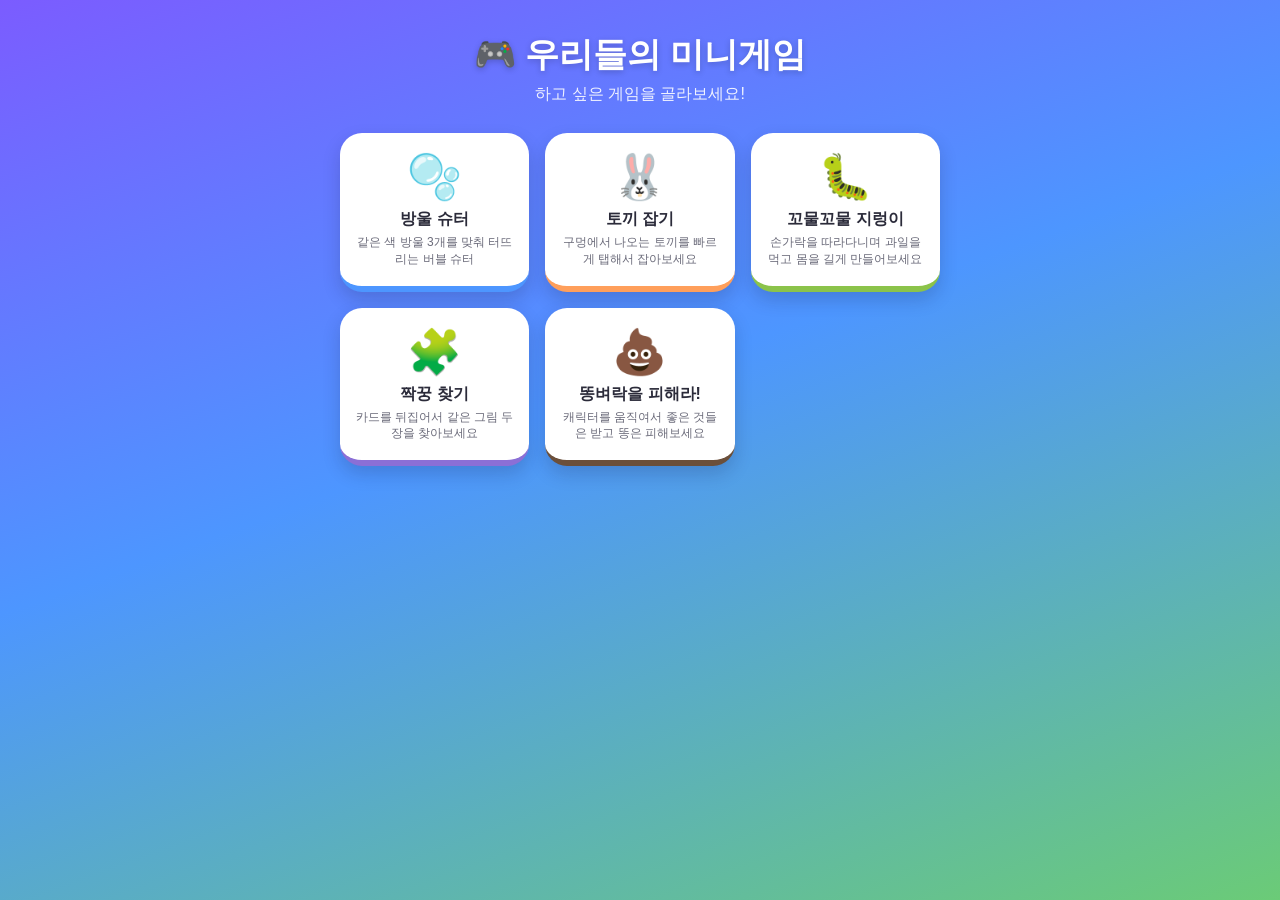
<file: index.html>
<!DOCTYPE html>
<html lang="ko">
<head>
<meta charset="UTF-8">
<title>우리들의 미니게임</title>
<meta name="viewport" content="width=device-width, initial-scale=1, maximum-scale=1, minimum-scale=1, user-scalable=no, viewport-fit=cover">
<meta name="mobile-web-app-capable" content="yes">
<meta name="apple-mobile-web-app-capable" content="yes">
<meta name="apple-mobile-web-app-status-bar-style" content="black-translucent">
<meta name="theme-color" content="#7b5cff">
<link rel="manifest" href="manifest.json">
<link rel="apple-touch-icon" href="icons/icon-192.png">
<link rel="icon" href="icons/icon-192.png">
<link rel="stylesheet" href="style.css">
</head>
<body>
<div class="hub-wrap">
  <header class="hub-header">
    <h1>🎮 우리들의 미니게임</h1>
    <p>하고 싶은 게임을 골라보세요!</p>
  </header>
  <main id="game-grid" class="game-grid"></main>
</div>
<script src="js/games.js"></script>
<script src="js/hub.js"></script>
</body>
</html>
</file>
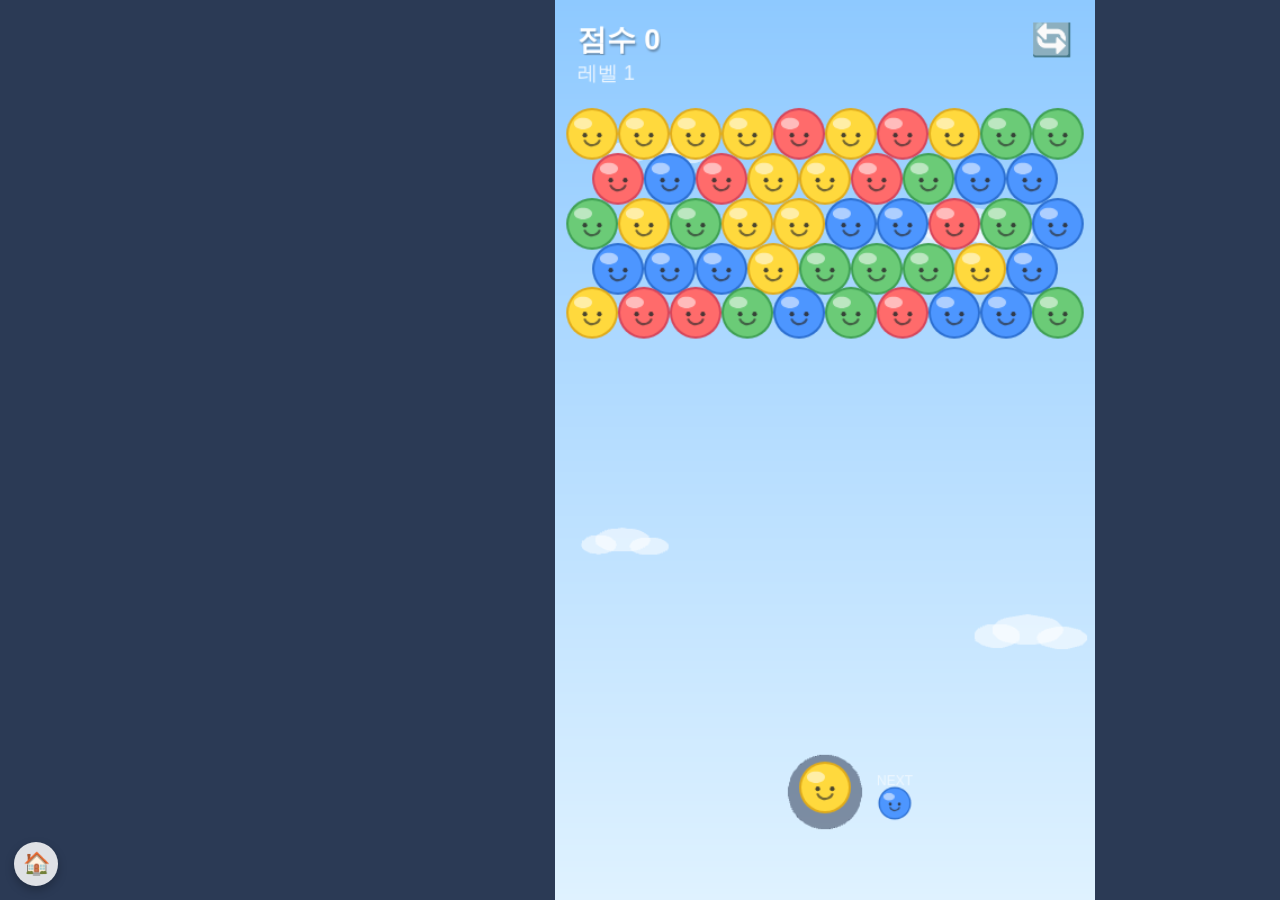
<file: bubble-shooter/index.html>
<!DOCTYPE html>
<html lang="ko">
<head>
<meta charset="UTF-8">
<title>방울 슈터 - 버블 슈터</title>
<meta name="viewport" content="width=device-width, initial-scale=1, maximum-scale=1, minimum-scale=1, user-scalable=no, viewport-fit=cover">
<meta name="mobile-web-app-capable" content="yes">
<meta name="apple-mobile-web-app-capable" content="yes">
<meta name="apple-mobile-web-app-status-bar-style" content="black-translucent">
<meta name="theme-color" content="#4a90e2">
<link rel="manifest" href="manifest.json">
<link rel="apple-touch-icon" href="icons/icon-192.png">
<link rel="icon" href="icons/icon-192.png">
<link rel="stylesheet" href="style.css">
</head>
<body>
<a href="../index.html" class="home-btn" aria-label="메뉴로">🏠</a>
<div id="game-container"></div>
<script src="js/phaser.min.js"></script>
<script src="js/game.js"></script>
<script>
if ('serviceWorker' in navigator) {
  window.addEventListener('load', () => {
    navigator.serviceWorker.register('sw.js').catch(() => {});
  });
}
</script>
</body>
</html>
</file>
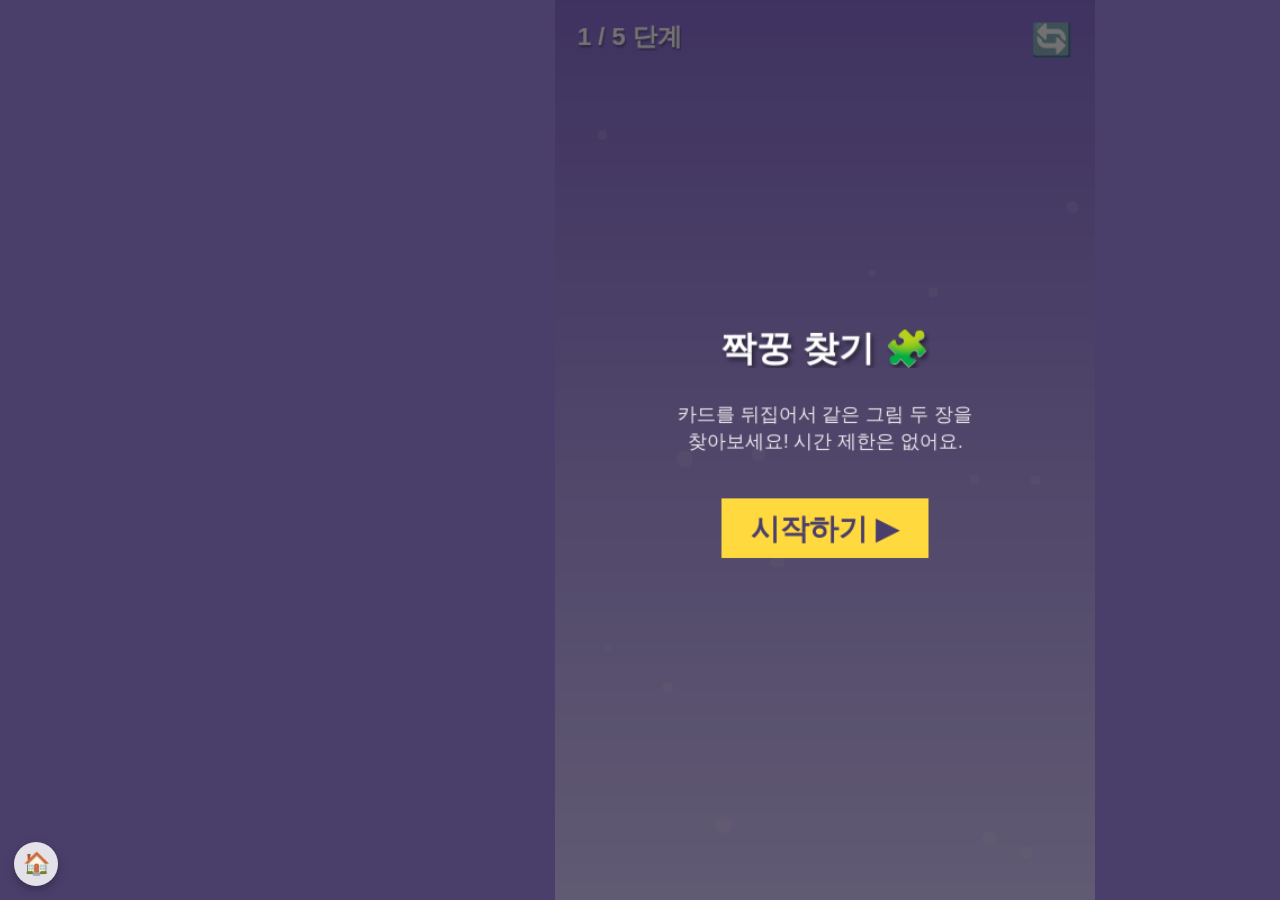
<file: card-match/index.html>
<!DOCTYPE html>
<html lang="ko">
<head>
<meta charset="UTF-8">
<title>짝꿍 찾기</title>
<meta name="viewport" content="width=device-width, initial-scale=1, maximum-scale=1, minimum-scale=1, user-scalable=no, viewport-fit=cover">
<meta name="mobile-web-app-capable" content="yes">
<meta name="apple-mobile-web-app-capable" content="yes">
<meta name="apple-mobile-web-app-status-bar-style" content="black-translucent">
<meta name="theme-color" content="#8b6fd6">
<link rel="manifest" href="manifest.json">
<link rel="apple-touch-icon" href="icons/icon-192.png">
<link rel="icon" href="icons/icon-192.png">
<link rel="stylesheet" href="style.css">
</head>
<body>
<a href="../index.html" class="home-btn" aria-label="메뉴로">🏠</a>
<div id="game-container"></div>
<script src="js/phaser.min.js"></script>
<script src="js/game.js"></script>
<script>
if ('serviceWorker' in navigator) {
  window.addEventListener('load', () => {
    navigator.serviceWorker.register('sw.js').catch(() => {});
  });
}
</script>
</body>
</html>
</file>
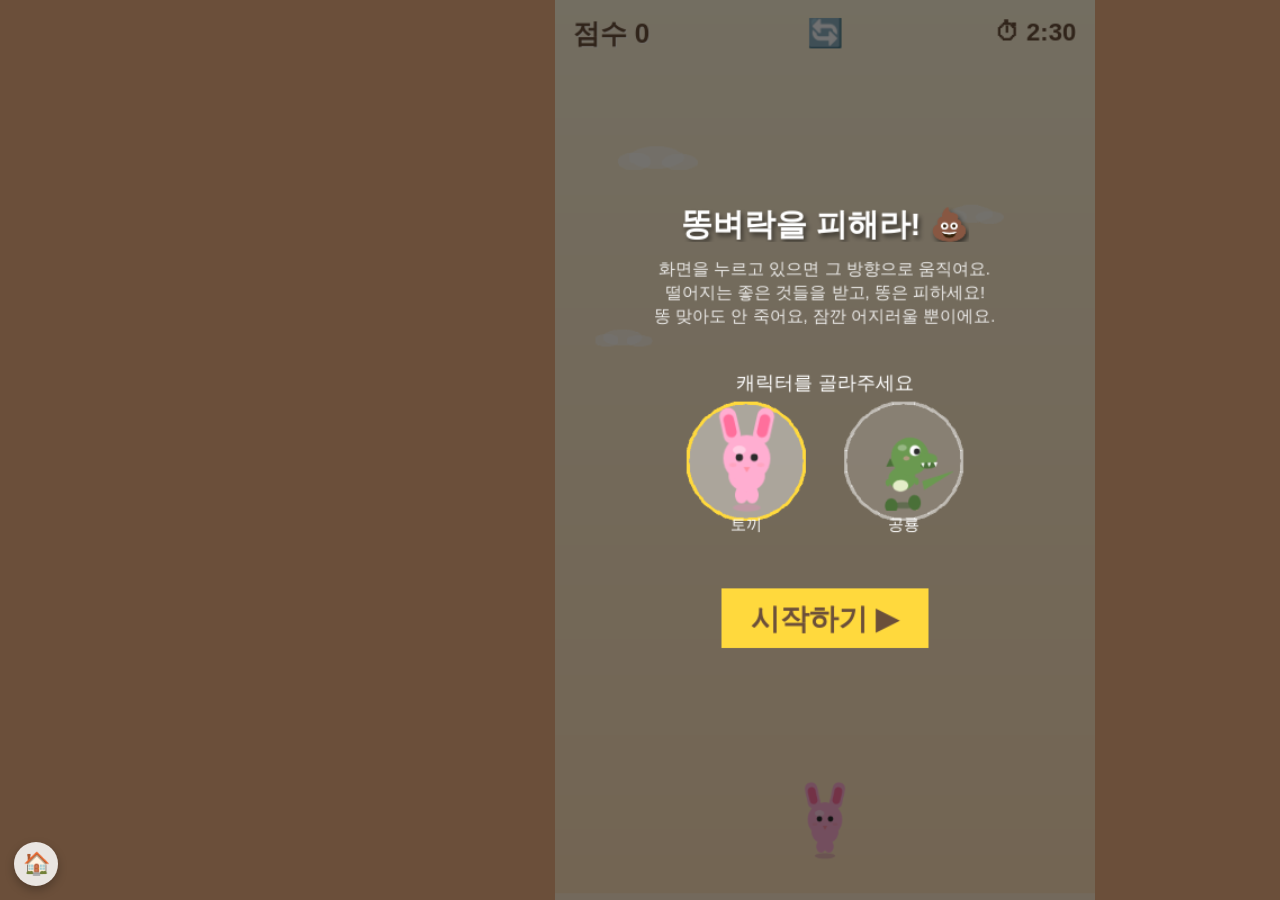
<file: poop-dodge/index.html>
<!DOCTYPE html>
<html lang="ko">
<head>
<meta charset="UTF-8">
<title>똥벼락을 피해라!</title>
<meta name="viewport" content="width=device-width, initial-scale=1, maximum-scale=1, minimum-scale=1, user-scalable=no, viewport-fit=cover">
<meta name="mobile-web-app-capable" content="yes">
<meta name="apple-mobile-web-app-capable" content="yes">
<meta name="apple-mobile-web-app-status-bar-style" content="black-translucent">
<meta name="theme-color" content="#6b4f3a">
<link rel="manifest" href="manifest.json">
<link rel="apple-touch-icon" href="icons/icon-192.png">
<link rel="icon" href="icons/icon-192.png">
<link rel="stylesheet" href="style.css">
</head>
<body>
<a href="../index.html" class="home-btn" aria-label="메뉴로">🏠</a>
<div id="game-container"></div>
<script src="js/phaser.min.js"></script>
<script src="js/game.js"></script>
<script>
if ('serviceWorker' in navigator) {
  window.addEventListener('load', () => {
    navigator.serviceWorker.register('sw.js').catch(() => {});
  });
}
</script>
</body>
</html>
</file>
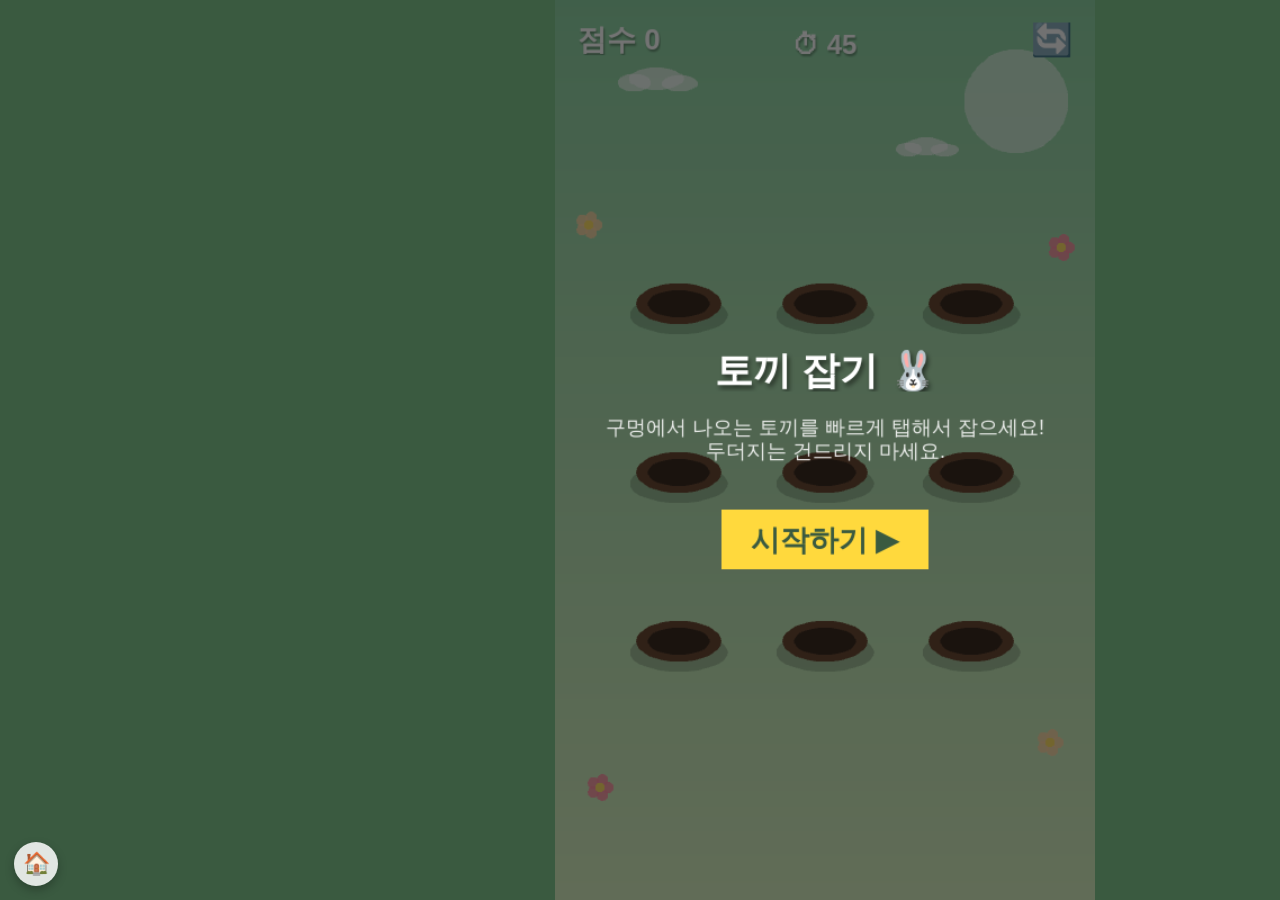
<file: rabbit-catch/index.html>
<!DOCTYPE html>
<html lang="ko">
<head>
<meta charset="UTF-8">
<title>토끼 잡기</title>
<meta name="viewport" content="width=device-width, initial-scale=1, maximum-scale=1, minimum-scale=1, user-scalable=no, viewport-fit=cover">
<meta name="mobile-web-app-capable" content="yes">
<meta name="apple-mobile-web-app-capable" content="yes">
<meta name="apple-mobile-web-app-status-bar-style" content="black-translucent">
<meta name="theme-color" content="#ff9f5b">
<link rel="manifest" href="manifest.json">
<link rel="apple-touch-icon" href="icons/icon-192.png">
<link rel="icon" href="icons/icon-192.png">
<link rel="stylesheet" href="style.css">
</head>
<body>
<a href="../index.html" class="home-btn" aria-label="메뉴로">🏠</a>
<div id="game-container"></div>
<script src="js/phaser.min.js"></script>
<script src="js/game.js"></script>
<script>
if ('serviceWorker' in navigator) {
  window.addEventListener('load', () => {
    navigator.serviceWorker.register('sw.js').catch(() => {});
  });
}
</script>
</body>
</html>
</file>
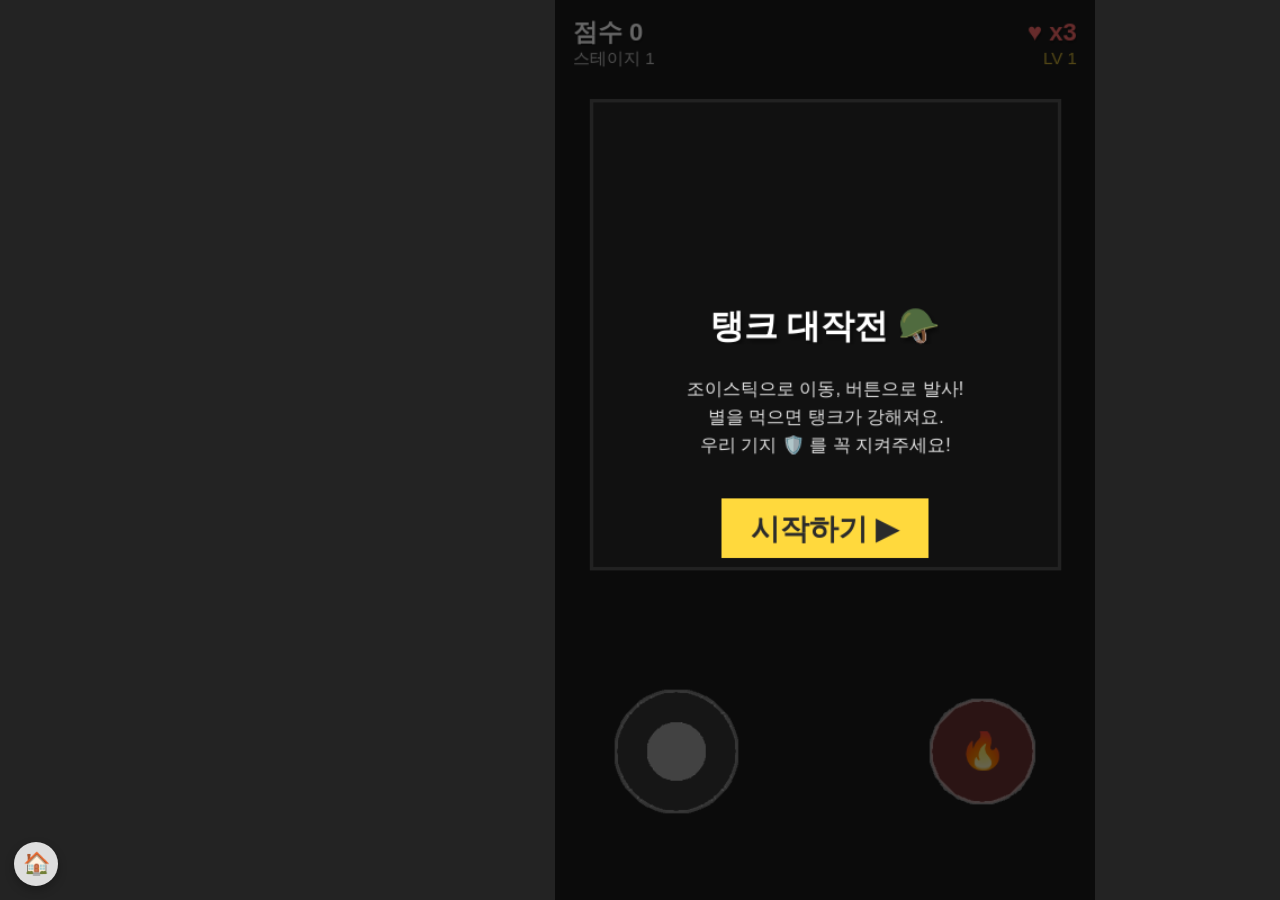
<file: tank-game/index.html>
<!DOCTYPE html>
<html lang="ko">
<head>
<meta charset="UTF-8">
<title>탱크 대작전</title>
<meta name="viewport" content="width=device-width, initial-scale=1, maximum-scale=1, minimum-scale=1, user-scalable=no, viewport-fit=cover">
<meta name="mobile-web-app-capable" content="yes">
<meta name="apple-mobile-web-app-capable" content="yes">
<meta name="apple-mobile-web-app-status-bar-style" content="black-translucent">
<meta name="theme-color" content="#3a3a3a">
<link rel="manifest" href="manifest.json">
<link rel="apple-touch-icon" href="icons/icon-192.png">
<link rel="icon" href="icons/icon-192.png">
<link rel="stylesheet" href="style.css">
</head>
<body>
<a href="../index.html" class="home-btn" aria-label="메뉴로">🏠</a>
<div id="game-container"></div>
<script src="js/phaser.min.js"></script>
<script src="js/game.js"></script>
<script>
if ('serviceWorker' in navigator) {
  window.addEventListener('load', () => {
    navigator.serviceWorker.register('sw.js').catch(() => {});
  });
}
</script>
</body>
</html>
</file>
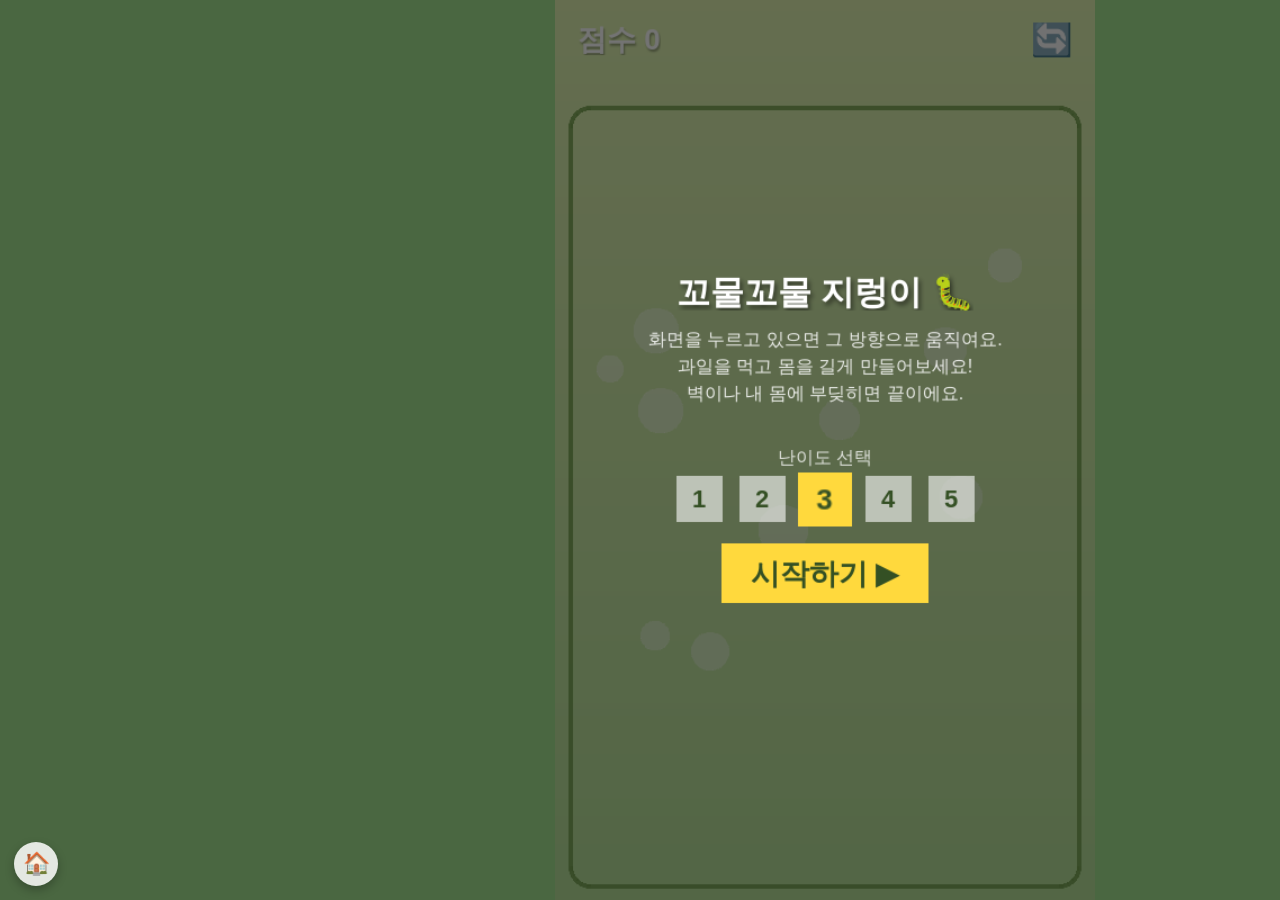
<file: worm-game/index.html>
<!DOCTYPE html>
<html lang="ko">
<head>
<meta charset="UTF-8">
<title>꼬물꼬물 지렁이</title>
<meta name="viewport" content="width=device-width, initial-scale=1, maximum-scale=1, minimum-scale=1, user-scalable=no, viewport-fit=cover">
<meta name="mobile-web-app-capable" content="yes">
<meta name="apple-mobile-web-app-capable" content="yes">
<meta name="apple-mobile-web-app-status-bar-style" content="black-translucent">
<meta name="theme-color" content="#8bc34a">
<link rel="manifest" href="manifest.json">
<link rel="apple-touch-icon" href="icons/icon-192.png">
<link rel="icon" href="icons/icon-192.png">
<link rel="stylesheet" href="style.css">
</head>
<body>
<a href="../index.html" class="home-btn" aria-label="메뉴로">🏠</a>
<div id="game-container"></div>
<script src="js/phaser.min.js"></script>
<script src="js/game.js"></script>
<script>
if ('serviceWorker' in navigator) {
  window.addEventListener('load', () => {
    navigator.serviceWorker.register('sw.js').catch(() => {});
  });
}
</script>
</body>
</html>
</file>
<file: style.css>
* {
  box-sizing: border-box;
  -webkit-tap-highlight-color: transparent;
  -webkit-touch-callout: none;
}

html, body {
  margin: 0;
  padding: 0;
  min-height: 100%;
  overscroll-behavior: none;
  font-family: -apple-system, BlinkMacSystemFont, "Segoe UI", "Apple SD Gothic Neo", "Malgun Gothic", sans-serif;
  background: linear-gradient(160deg, #7b5cff 0%, #4d96ff 45%, #6bcb77 100%);
  background-attachment: fixed;
  color: #2b2b3a;
}

.hub-wrap {
  max-width: 640px;
  margin: 0 auto;
  padding: 32px 20px 60px;
  min-height: 100vh;
}

.hub-header {
  text-align: center;
  color: #fff;
  margin-bottom: 28px;
}

.hub-header h1 {
  margin: 0 0 6px;
  font-size: clamp(24px, 6vw, 34px);
  text-shadow: 0 2px 6px rgba(0, 0, 0, 0.2);
}

.hub-header p {
  margin: 0;
  opacity: 0.9;
  font-size: 16px;
}

.game-grid {
  display: grid;
  grid-template-columns: repeat(2, 1fr);
  gap: 16px;
}

@media (min-width: 480px) {
  .game-grid { grid-template-columns: repeat(3, 1fr); }
}

.card {
  display: flex;
  flex-direction: column;
  align-items: center;
  text-align: center;
  text-decoration: none;
  color: #2b2b3a;
  background: #ffffff;
  border-radius: 22px;
  padding: 22px 12px 18px;
  box-shadow: 0 8px 18px rgba(20, 20, 50, 0.18);
  border-bottom: 6px solid var(--card-color, #4d96ff);
  transition: transform 0.12s ease, box-shadow 0.12s ease;
}

.card:active {
  transform: scale(0.95);
  box-shadow: 0 4px 10px rgba(20, 20, 50, 0.18);
}

.card-disabled {
  opacity: 0.55;
  filter: grayscale(0.3);
}

.card-emoji {
  font-size: 44px;
  line-height: 1;
  margin-bottom: 10px;
}

.card-title {
  font-weight: 800;
  font-size: 16px;
  margin-bottom: 4px;
}

.card-desc {
  font-size: 12px;
  color: #6b6b7a;
  line-height: 1.4;
}
</file>
<file: bubble-shooter/style.css>
* {
  box-sizing: border-box;
  -webkit-tap-highlight-color: transparent;
  -webkit-touch-callout: none;
  -webkit-user-select: none;
  user-select: none;
}

html, body {
  margin: 0;
  padding: 0;
  width: 100%;
  height: 100%;
  overflow: hidden;
  background: #2b3a55;
  overscroll-behavior: none;
  touch-action: none;
  font-family: -apple-system, BlinkMacSystemFont, "Segoe UI", "Apple SD Gothic Neo", "Malgun Gothic", sans-serif;
}

#game-container {
  position: fixed;
  inset: 0;
  display: flex;
  align-items: center;
  justify-content: center;
  background: #2b3a55;
}

#game-container canvas {
  touch-action: none;
}

.home-btn {
  position: fixed;
  left: 14px;
  bottom: 14px;
  z-index: 20;
  width: 44px;
  height: 44px;
  border-radius: 50%;
  background: rgba(255, 255, 255, 0.85);
  display: flex;
  align-items: center;
  justify-content: center;
  font-size: 22px;
  text-decoration: none;
  box-shadow: 0 4px 10px rgba(0, 0, 0, 0.25);
}

.home-btn:active {
  transform: scale(0.92);
}
</file>
<file: card-match/style.css>
* {
  box-sizing: border-box;
  -webkit-tap-highlight-color: transparent;
  -webkit-touch-callout: none;
  -webkit-user-select: none;
  user-select: none;
}

html, body {
  margin: 0;
  padding: 0;
  width: 100%;
  height: 100%;
  overflow: hidden;
  background: #4a3f6b;
  overscroll-behavior: none;
  touch-action: none;
  font-family: -apple-system, BlinkMacSystemFont, "Segoe UI", "Apple SD Gothic Neo", "Malgun Gothic", sans-serif;
}

#game-container {
  position: fixed;
  inset: 0;
  display: flex;
  align-items: center;
  justify-content: center;
  background: #4a3f6b;
}

#game-container canvas {
  touch-action: none;
}

.home-btn {
  position: fixed;
  left: 14px;
  bottom: 14px;
  z-index: 20;
  width: 44px;
  height: 44px;
  border-radius: 50%;
  background: rgba(255, 255, 255, 0.85);
  display: flex;
  align-items: center;
  justify-content: center;
  font-size: 22px;
  text-decoration: none;
  box-shadow: 0 4px 10px rgba(0, 0, 0, 0.25);
}

.home-btn:active {
  transform: scale(0.92);
}
</file>
<file: poop-dodge/style.css>
* {
  box-sizing: border-box;
  -webkit-tap-highlight-color: transparent;
  -webkit-touch-callout: none;
  -webkit-user-select: none;
  user-select: none;
}

html, body {
  margin: 0;
  padding: 0;
  width: 100%;
  height: 100%;
  overflow: hidden;
  background: #6b4f3a;
  overscroll-behavior: none;
  touch-action: none;
  font-family: -apple-system, BlinkMacSystemFont, "Segoe UI", "Apple SD Gothic Neo", "Malgun Gothic", sans-serif;
}

#game-container {
  position: fixed;
  inset: 0;
  display: flex;
  align-items: center;
  justify-content: center;
  background: #6b4f3a;
}

#game-container canvas {
  touch-action: none;
}

.home-btn {
  position: fixed;
  left: 14px;
  bottom: 14px;
  z-index: 20;
  width: 44px;
  height: 44px;
  border-radius: 50%;
  background: rgba(255, 255, 255, 0.85);
  display: flex;
  align-items: center;
  justify-content: center;
  font-size: 22px;
  text-decoration: none;
  box-shadow: 0 4px 10px rgba(0, 0, 0, 0.25);
}

.home-btn:active {
  transform: scale(0.92);
}
</file>
<file: rabbit-catch/style.css>
* {
  box-sizing: border-box;
  -webkit-tap-highlight-color: transparent;
  -webkit-touch-callout: none;
  -webkit-user-select: none;
  user-select: none;
}

html, body {
  margin: 0;
  padding: 0;
  width: 100%;
  height: 100%;
  overflow: hidden;
  background: #3a5a40;
  overscroll-behavior: none;
  touch-action: none;
  font-family: -apple-system, BlinkMacSystemFont, "Segoe UI", "Apple SD Gothic Neo", "Malgun Gothic", sans-serif;
}

#game-container {
  position: fixed;
  inset: 0;
  display: flex;
  align-items: center;
  justify-content: center;
  background: #3a5a40;
}

#game-container canvas {
  touch-action: none;
}

.home-btn {
  position: fixed;
  left: 14px;
  bottom: 14px;
  z-index: 20;
  width: 44px;
  height: 44px;
  border-radius: 50%;
  background: rgba(255, 255, 255, 0.85);
  display: flex;
  align-items: center;
  justify-content: center;
  font-size: 22px;
  text-decoration: none;
  box-shadow: 0 4px 10px rgba(0, 0, 0, 0.25);
}

.home-btn:active {
  transform: scale(0.92);
}
</file>
<file: tank-game/style.css>
* {
  box-sizing: border-box;
  -webkit-tap-highlight-color: transparent;
  -webkit-touch-callout: none;
  -webkit-user-select: none;
  user-select: none;
}

html, body {
  margin: 0;
  padding: 0;
  width: 100%;
  height: 100%;
  overflow: hidden;
  background: #232323;
  overscroll-behavior: none;
  touch-action: none;
  font-family: -apple-system, BlinkMacSystemFont, "Segoe UI", "Apple SD Gothic Neo", "Malgun Gothic", sans-serif;
}

#game-container {
  position: fixed;
  inset: 0;
  display: flex;
  align-items: center;
  justify-content: center;
  background: #232323;
}

#game-container canvas {
  touch-action: none;
}

.home-btn {
  position: fixed;
  left: 14px;
  bottom: 14px;
  z-index: 20;
  width: 44px;
  height: 44px;
  border-radius: 50%;
  background: rgba(255, 255, 255, 0.85);
  display: flex;
  align-items: center;
  justify-content: center;
  font-size: 22px;
  text-decoration: none;
  box-shadow: 0 4px 10px rgba(0, 0, 0, 0.25);
}

.home-btn:active {
  transform: scale(0.92);
}
</file>
<file: worm-game/style.css>
* {
  box-sizing: border-box;
  -webkit-tap-highlight-color: transparent;
  -webkit-touch-callout: none;
  -webkit-user-select: none;
  user-select: none;
}

html, body {
  margin: 0;
  padding: 0;
  width: 100%;
  height: 100%;
  overflow: hidden;
  background: #4a6741;
  overscroll-behavior: none;
  touch-action: none;
  font-family: -apple-system, BlinkMacSystemFont, "Segoe UI", "Apple SD Gothic Neo", "Malgun Gothic", sans-serif;
}

#game-container {
  position: fixed;
  inset: 0;
  display: flex;
  align-items: center;
  justify-content: center;
  background: #4a6741;
}

#game-container canvas {
  touch-action: none;
}

.home-btn {
  position: fixed;
  left: 14px;
  bottom: 14px;
  z-index: 20;
  width: 44px;
  height: 44px;
  border-radius: 50%;
  background: rgba(255, 255, 255, 0.85);
  display: flex;
  align-items: center;
  justify-content: center;
  font-size: 22px;
  text-decoration: none;
  box-shadow: 0 4px 10px rgba(0, 0, 0, 0.25);
}

.home-btn:active {
  transform: scale(0.92);
}
</file>
